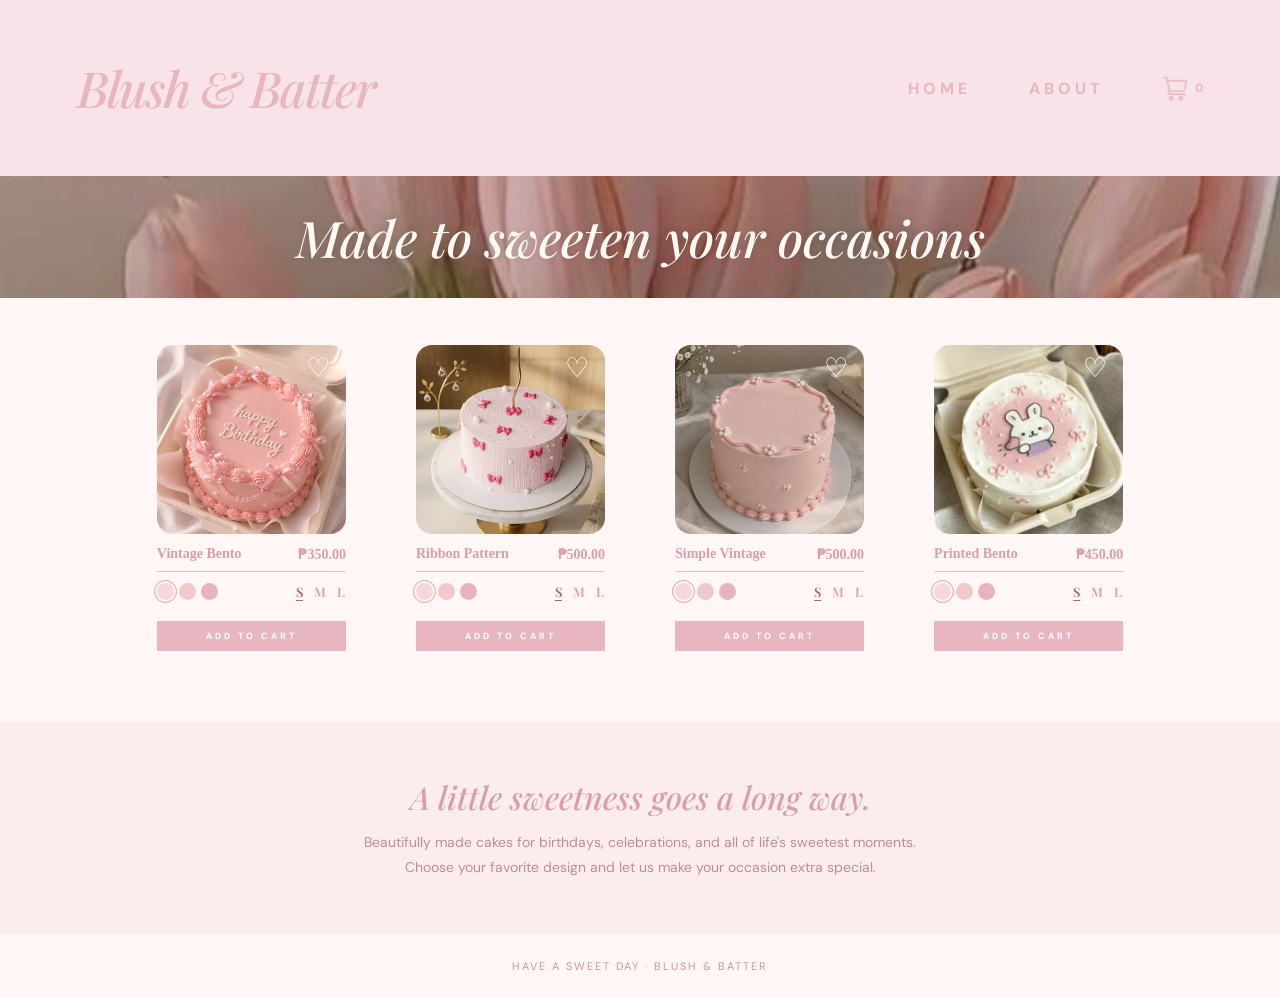
<file: index.html>
<!DOCTYPE html>
<html lang="en">
<head>
  <meta charset="UTF-8">
  <meta name="viewport" content="width=device-width, initial-scale=1.0">
  <title>Blush &amp; Batter | Custom Cakes</title>
  <link rel="preconnect" href="https://fonts.googleapis.com">
  <link rel="preconnect" href="https://fonts.gstatic.com" crossorigin>
  <link href="https://fonts.googleapis.com/css2?family=DM+Sans:wght@400;500;600;700&family=Playfair+Display:ital,wght@1,500;1,600&display=swap" rel="stylesheet">
  <link rel="stylesheet" href="style.css">
</head>
<body>
  <header class="site-header" id="home">
    <a class="logo" href="#home">Blush &amp; Batter</a>
    <nav aria-label="Main navigation">
      <a href="index.html">HOME</a>
      <a href="about.html">ABOUT</a>
      <a href="#products" aria-label="Shopping cart" class="cart-link">
  <img src="images/cart.png" alt="Cart" class="cart-icon">
  <span class="cart-count" id="cartCount">0</span>
</a>
    </nav>
  </header>

  <section class="hero">
    <h1>Made to sweeten your occasions</h1>
  </section>

  <main>
    <section class="products" id="products" aria-label="Our cakes">
      <article class="product-card">
        <div class="image-wrap">
          <img class="product-image" src="images/vintagebento.jpg">
          <button class="favorite" aria-label="Add Vintage Bento to favorites">♡</button>
        </div>
        <div class="product-info"><span class="product-name">Vintage Bento</span><span class="price">₱350.00</span></div>
        <div class="options">
          <div class="color-dots"><button class="dot one selected" aria-label="Pink"></button><button class="dot two" aria-label="Light pink"></button><button class="dot three" aria-label="Dusty pink"></button></div>
          <div class="sizes"><button class="size selected">S</button><button class="size">M</button><button class="size">L</button></div>
        </div>
        <button class="add-button">ADD TO CART</button>
      </article>

      <article class="product-card">
        <div class="image-wrap">
          <img class="product-image" src="images/ribbonpattern.png">
          <button class="favorite" aria-label="Add Ribbon Pattern to favorites">♡</button>
        </div>
        <div class="product-info"><span class="product-name">Ribbon Pattern</span><span class="price">₱500.00</span></div>
        <div class="options">
          <div class="color-dots"><button class="dot one selected" aria-label="Pink"></button><button class="dot two" aria-label="Light pink"></button><button class="dot three" aria-label="Dusty pink"></button></div>
          <div class="sizes"><button class="size selected">S</button><button class="size">M</button><button class="size">L</button></div>
        </div>
        <button class="add-button">ADD TO CART</button>
      </article>

      <article class="product-card">
        <div class="image-wrap">
          <img class="product-image" src="images/simplevintage.png">
          <button class="favorite" aria-label="Add Simple Vintage to favorites">♡</button>
        </div>
        <div class="product-info"><span class="product-name">Simple Vintage</span><span class="price">₱500.00</span></div>
        <div class="options">
          <div class="color-dots"><button class="dot one selected" aria-label="Pink"></button><button class="dot two" aria-label="Light pink"></button><button class="dot three" aria-label="Dusty pink"></button></div>
          <div class="sizes"><button class="size selected">S</button><button class="size">M</button><button class="size">L</button></div>
        </div>
        <button class="add-button">ADD TO CART</button>
      </article>

      <article class="product-card">
        <div class="image-wrap">
          <img class="product-image" src="images/printedbento.jpg">
          <button class="favorite" aria-label="Add Printed Bento to favorites">♡</button>
        </div>
        <div class="product-info"><span class="product-name">Printed Bento</span><span class="price">₱450.00</span></div>
        <div class="options">
          <div class="color-dots"><button class="dot one selected" aria-label="Pink"></button><button class="dot two" aria-label="Light pink"></button><button class="dot three" aria-label="Dusty pink"></button></div>
          <div class="sizes"><button class="size selected">S</button><button class="size">M</button><button class="size">L</button></div>
        </div>
        <button class="add-button">ADD TO CART</button>
      </article>
    </section>

    <section class="about" id="about">
      <h2>A little sweetness goes a long way.</h2>
      <p>Beautifully made cakes for birthdays, celebrations, and all of life's sweetest moments. Choose your favorite design and let us make your occasion extra special.</p>
    </section>
  </main>

  <footer id="contact">HAVE A SWEET DAY · BLUSH &amp; BATTER</footer>

  <script>
    let cartTotal = 0;
    const cartCount = document.getElementById("cartCount");

    document.querySelectorAll(".product-card").forEach((card) => {
      card.querySelectorAll(".dot").forEach((dot) => {
        dot.addEventListener("click", () => {
          card.querySelectorAll(".dot").forEach((item) => item.classList.remove("selected"));
          dot.classList.add("selected");
        });
      });

      card.querySelectorAll(".size").forEach((size) => {
        size.addEventListener("click", () => {
          card.querySelectorAll(".size").forEach((item) => item.classList.remove("selected"));
          size.classList.add("selected");
        });
      });

      card.querySelector(".favorite").addEventListener("click", (event) => {
        const button = event.currentTarget;
        button.classList.toggle("active");
        button.textContent = button.classList.contains("active") ? "♥" : "♡";
      });

      card.querySelector(".add-button").addEventListener("click", () => {
        cartTotal += 1;
        cartCount.textContent = cartTotal;
        const button = card.querySelector(".add-button");
        const originalText = button.textContent;
        button.textContent = "ADDED!";
        setTimeout(() => button.textContent = originalText, 1000);
      });
    });
  </script>
</body>
</html>
</file>
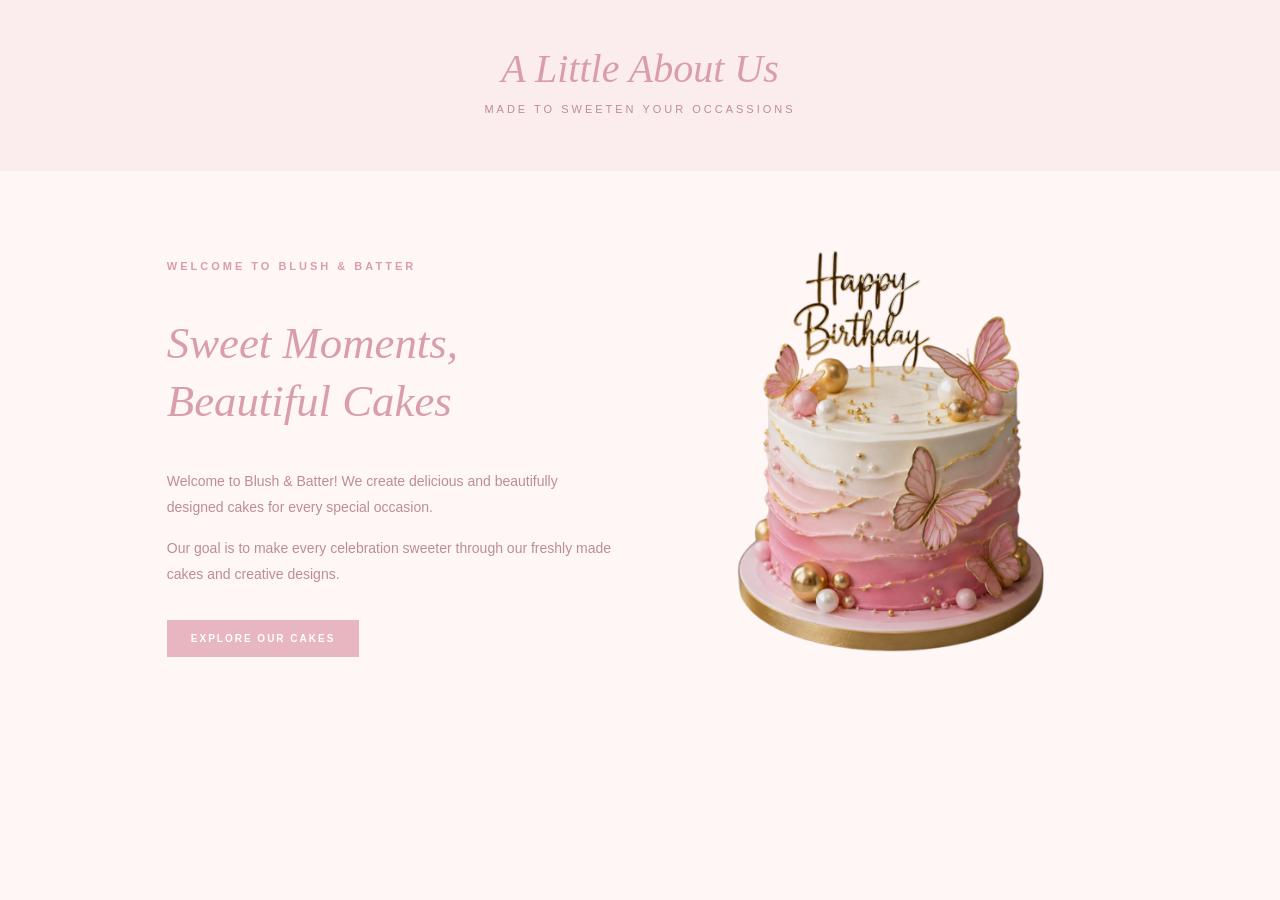
<file: about.html>
<!DOCTYPE html>
<html lang="en">
<head>
  <meta charset="UTF-8">
  <meta name="viewport" content="width=device-width, initial-scale=1.0">
  <title>About Us | Blush &amp; Batter</title>

  <link rel="stylesheet" href="style.css">
</head>

<body>
  </header>


<main>
  <section class="about-hero">
    <h1>A Little About Us</h1>
    <p>MADE TO SWEETEN YOUR OCCASSIONS</p>
  </section>

  <section class="about-story">

    <div class="story-text">
      <p class="subtitle">WELCOME TO BLUSH & BATTER</p>
      <h2>Sweet Moments, Beautiful Cakes</h2>

      <p>
        Welcome to Blush & Batter! We create delicious and
        beautifully designed cakes for every special occasion.
      </p>

      <p>
        Our goal is to make every celebration sweeter through
        our freshly made cakes and creative designs.
      </p>

      <a href="index.html" class="back-home">EXPLORE OUR CAKES</a>
    </div>

    <div class="story-image">
      <img src="images/cake.png" alt="Blush & Batter Cake">
    </div>

  </section>
</main>

</body>
</html>
</file>
<file: style.css>
:root {
      --pink-bg: #fff6f6;
      --pink: #e8b6c0;
      --pink-dark: #d99eaa;
      --text: #dbaab4;
      --white: #fffdfd;
    }
    * { box-sizing: border-box; }
    html { scroll-behavior: smooth; }
    body {
      margin: 0;
      background: var(--pink-bg);
      color: var(--text);
      font-family: "DM Sans", sans-serif;
    }
    .site-header {
      height: 176px;
      padding: 0 6%;
      display: flex;
      align-items: center;
      justify-content: space-between;
      gap: 30px;
    }
    .logo {
      color: var(--pink);
      font: italic 500 clamp(2rem, 4.5vw, 3.1rem)/1 "Playfair Display", serif;
      letter-spacing: -2px;
      text-decoration: none;
      white-space: nowrap;
    }
    nav { display: flex; align-items: center; gap: clamp(25px, 5vw, 58px); }
    nav a {
      color: var(--pink);
      text-decoration: none;
      font-size: 16px;
      font-weight: 700;
      letter-spacing: 4px;
      transition: color .2s;
    }
    nav a:hover { color: #bd7f8d; }
    .cart-count { letter-spacing: 0; font-size: 12px; vertical-align: top; }
    .hero {
      min-height: 122px;
      display: grid;
      place-items: center;
      padding: 24px;
      text-align: center;
      background:
        linear-gradient(rgba(78, 43, 47, .24), rgba(78, 43, 47, .24)),
        url("images/header.png") center 48%/cover;
    }
    .hero h1 {
      margin: 0;
      color: #fff9f4;
      font: italic 500 clamp(2rem, 4.5vw, 3.15rem)/1.2 "Playfair Display", serif;
      text-shadow: 0 1px 8px rgba(0,0,0,.12);
    }
    .products {
      max-width: 1120px;
      margin: 0 auto;
      padding: 47px 6% 70px;
      display: grid;
      grid-template-columns: repeat(4, minmax(0, 1fr));
      gap: clamp(22px, 6.2vw, 70px);
    }
    .product-card { min-width: 0; }
    .image-wrap {
      position: relative;
      overflow: hidden;
      aspect-ratio: 1 / 1;
      border-radius: 16px;
      background: #f2e3e2;
    }
    .product-image {
      display: block;
      width: 100%;
      height: 100%;
      object-fit: cover;
      transition: transform .35s ease;
    }
    .image-wrap:hover .product-image { transform: scale(1.05); }
    .favorite {
      position: absolute;
      top: 9px;
      right: 10px;
      border: 0;
      background: transparent;
      color: white;
      font-size: 27px;
      line-height: 1;
      cursor: pointer;
      text-shadow: 0 1px 4px #8f6b6b66;
    }
    .favorite.active { color: #d77f91; }
    .product-info {
      display: flex;
      justify-content: space-between;
      gap: 8px;
      margin: 12px 0 8px;
      font: 600 14px "Lora", serif;
      color: var(--pink-dark);
    }
    .product-name { overflow: hidden; text-overflow: ellipsis; white-space: nowrap; }
    .price { white-space: nowrap; }
    .options {
      border-top: 1px solid #e9c2c9;
      padding-top: 8px;
      display: flex;
      align-items: center;
      justify-content: space-between;
      gap: 8px;
      min-height: 32px;
    }
    .color-dots { display: flex; gap: 5px; }
    .dot {
      width: 17px;
      height: 17px;
      border-radius: 50%;
      border: 0;
      cursor: pointer;
      outline: 1px solid transparent;
      outline-offset: 2px;
    }
    .dot.selected { outline-color: var(--pink-dark); }
    .dot.one { background: #f6d8d9; }
    .dot.two { background: #f2c9c9; }
    .dot.three { background: #e7b4bd; }
    .sizes { display: flex; gap: 9px; }
    .size {
      border: 0;
      padding: 1px;
      background: none;
      color: var(--pink-dark);
      font: 600 13px "Playfair Display", serif;
      cursor: pointer;
    }
    .size.selected { color: #a96776; text-decoration: underline; text-underline-offset: 3px; }
    .add-button {
      width: 100%;
      margin-top: 18px;
      min-height: 30px;
      border: 0;
      background: var(--pink);
      color: white;
      font: 700 9px "DM Sans", sans-serif;
      letter-spacing: 3px;
      cursor: pointer;
      transition: background .2s, transform .2s;
    }
    .add-button:hover { background: var(--pink-dark); transform: translateY(-1px); }
    .about {
      padding: 54px 20px;
      text-align: center;
      background: #fbecee;
    }
    .about h2 {
      margin: 0 0 12px;
      font: italic 500 2rem "Playfair Display", serif;
      color: var(--pink-dark);
    }
    .about p { max-width: 570px; margin: auto; line-height: 1.8; color: #bd8d97; font-size: 14px; }
    footer { padding: 25px; text-align: center; font-size: 11px; letter-spacing: 2px; color: #c996a1; }
    @media (max-width: 760px) {
      .site-header { height: auto; min-height: 130px; padding: 28px 6%; flex-direction: column; justify-content: center; }
      nav { gap: 24px; }
      nav a { font-size: 12px; letter-spacing: 2px; }
      .products { grid-template-columns: repeat(2, minmax(0, 1fr)); gap: 34px 22px; padding-top: 32px; }
    }
    @media (max-width: 390px) {
      .products { gap: 28px 14px; padding-left: 5%; padding-right: 5%; }
      .product-info { font-size: 12px; }
      .dot { width: 14px; height: 14px; }
      .sizes { gap: 6px; }
    }
    .cart-link {
  display: flex;
  align-items: center;
  gap: 5px;
}

.cart-icon {
  width: 28px;
  height: 28px;
  object-fit: contain;
}

.cart-count {
  font-size: 12px;
  letter-spacing: 0;
  color: var(--pink);
}
.site-header {
  background-color: #f8e3e9;
}

/* ABOUT PAGE */

.about-hero {
  background: #fbecee;
  padding: 45px 20px;
  text-align: center;
}

.about-hero h1 {
  margin: 0;
  font: italic 500 2.5rem "Playfair Display", serif;
  color: var(--pink-dark);
}

.about-hero p {
  color: #bd8d97;
  font-size: 11px;
  letter-spacing: 3px;
}

.about-story {
  max-width: 1100px;
  margin: 65px auto;
  padding: 0 6%;
  display: grid;
  grid-template-columns: 1fr 1fr;
  align-items: center;
  gap: 55px;
}

.story-text {
  text-align: left;
}

.story-text .subtitle {
  color: var(--pink-dark);
  font-size: 11px;
  letter-spacing: 3px;
  font-weight: 700;
}

.story-text h2 {
  color: var(--pink-dark);
  font: italic 500 clamp(2rem, 4vw, 2.8rem) "Playfair Display", serif;
  line-height: 1.3;
}

.story-text p {
  color: #bd8d97;
  font-size: 14px;
  line-height: 1.9;
}

.story-image {
  display: flex;
  justify-content: center;
  align-items: center;
}

.story-image img {
  width: 100%;
  max-width: 450px;
  height: 430px;
  object-fit: contain;
}

.back-home {
  display: inline-block;
  margin-top: 18px;
  padding: 13px 24px;
  background: var(--pink);
  color: white;
  text-decoration: none;
  font-size: 10px;
  font-weight: 700;
  letter-spacing: 2px;
  transition: .2s;
}

.back-home:hover {
  background: var(--pink-dark);
}

@media (max-width: 700px) {
  .about-story {
    grid-template-columns: 1fr;
    text-align: center;
    gap: 25px;
  }

  .story-text {
    text-align: center;
  }

  .story-image img {
    height: 320px;
  }
}
</file>
